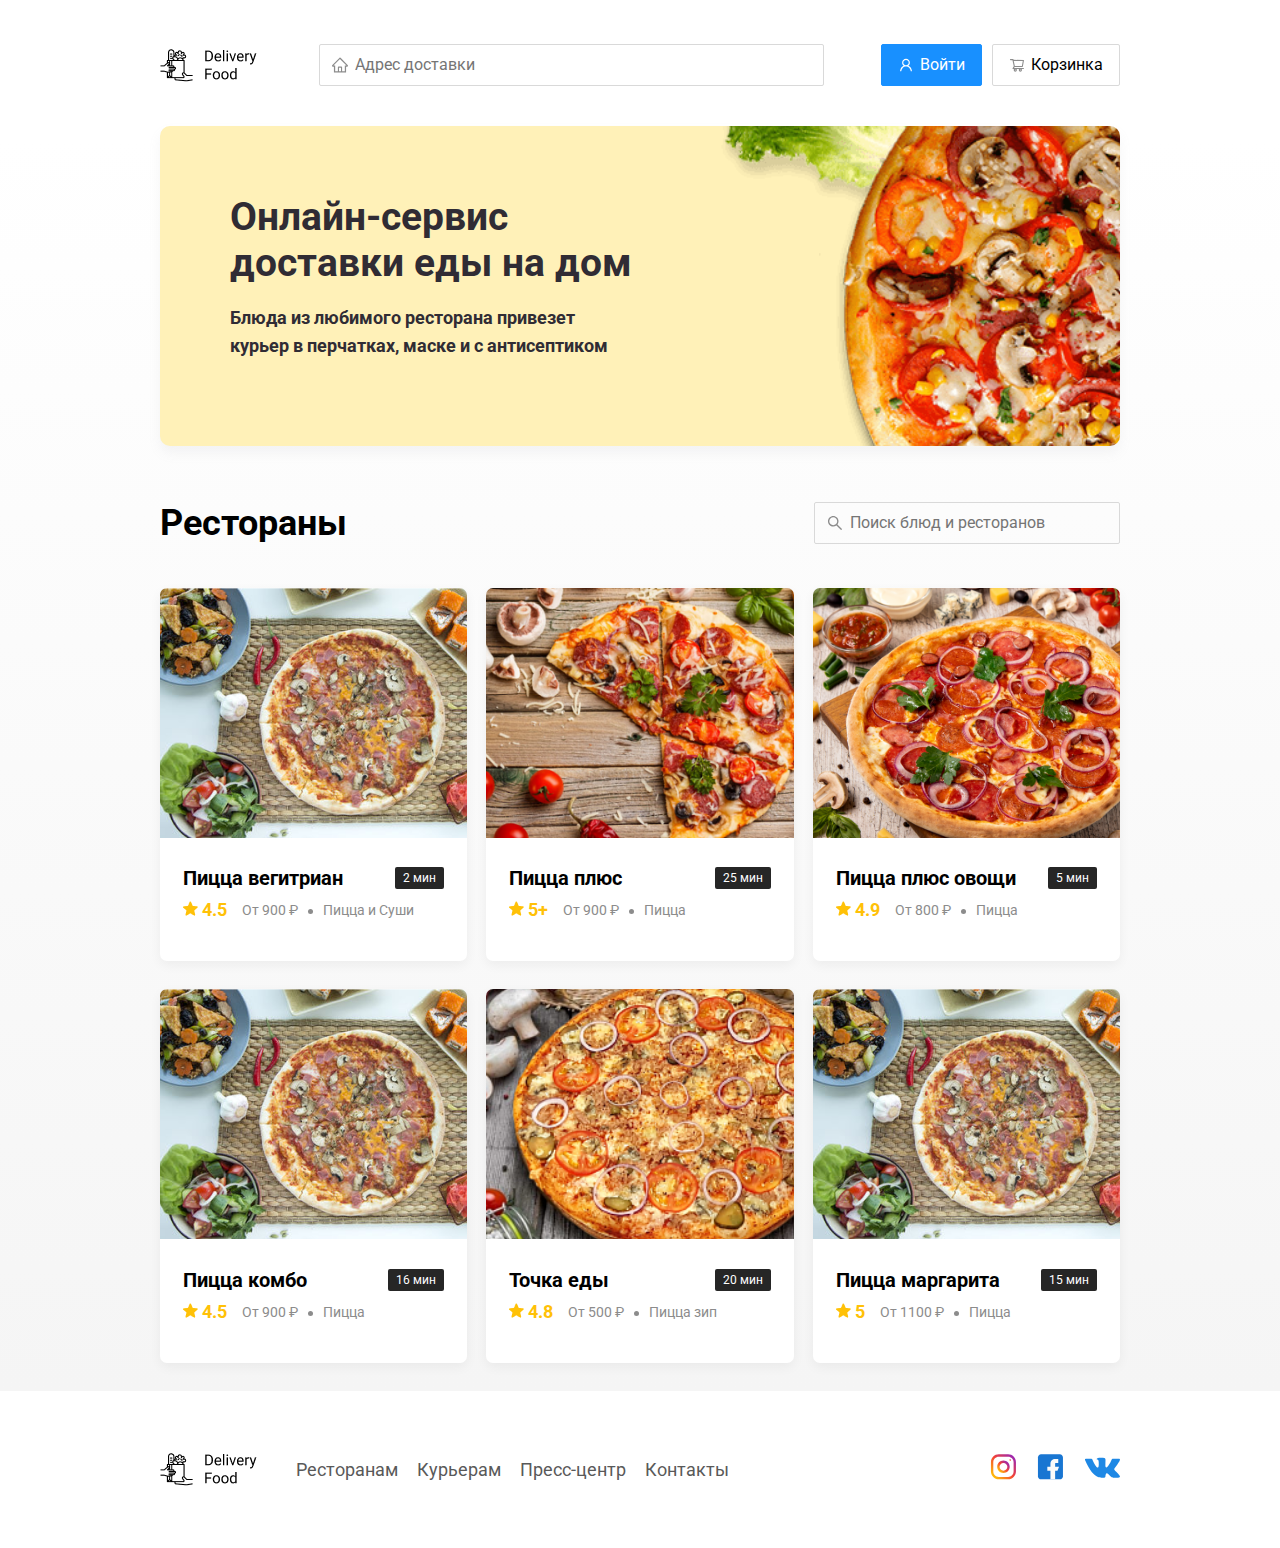
<file: index.html>
<!DOCTYPE html>
<html lang="en">
<head>
    <meta charset="UTF-8">
    <meta name="viewport" content="width=device-width, initial-scale=1.0">
    <title>Delivery Food - достовка еды на дому</title>
    <link rel="stylesheet" href="assets/css/normalize.css">
    <link href="https://fonts.googleapis.com/css?family=Roboto:400,700&display=swap&subset=cyrillic" rel="stylesheet">
    <link rel="stylesheet" href="assets/css/style.css">
</head>
<body>
    <div class="container">
        <header class="header">
            <img src="assets/images/icons/logo.png" alt="Logo" class="logo">
            <input type="text" class="input input-address" placeholder="Адрес доставки">
            <div class="buttons">
                <button class="button button-primary">
                    <img src="./assets/images/icons/container.svg" alt="" class="button-icon">
                    <span class="button-text">Войти</span>
                </button>
                <button class="button">
                    <img src="./assets/images/icons/basket.svg" alt="" class="button-icon">
                    <span class="button-text">Корзинка</span>
                </button>
            </div>
        </header>
    </div>
    <div class="main">
        <div class="container">
            <section class="promo">
                <h1 class="promo-title">Онлайн-сервис <br> доставки еды на дом</h1>
                <p class="promo-text">Блюда из любимого ресторана привезет курьер в перчатках, 
                    маске и с антисептиком</p>
            </section>
            <section class="restaurants">
                <div class="section-heading">
                    <h2 class="section-title">Рестораны</h2>
                    <input type="text" class=" input input-search" placeholder="Поиск блюд и ресторанов">   
                </div>
                <div  class="cards">
                    <a href="restaurant.html"  class="card">
                        <img src="./assets/images/img/image.png" alt="" class="card-image">
                        <div class="card-text">
                            <div class="card-heading">
                                <h3 class="card-title">Пицца вегитриан</h3>
                                <span class="card-tag tag">2 мин</span>
                            </div>
                            <div class="card-info">
                                <div class="rating"><img src="./assets/images/icons/star.png" alt="" class="rating-image"> 4.5</div>
                                <div class="price">От 900 ₽</div>
                                <div class="category">Пицца и Суши</div>
                            </div>
                        </div>
                    </a>
    
                    <a href="restaurant.html" class="card">
                        <img src="./assets/images/img/pizza4.png" alt="" class="card-image">
                        <div class="card-text">
                            <div class="card-heading">
                                <h3 class="card-title">Пицца плюс</h3>
                                <span class="card-tag tag">25 мин</span>
                            </div>
                            <div class="card-info">
                                <div class="rating"><img src="./assets/images/icons/star.png" alt="" class="rating-image"> 5+</div>
                                <div class="price">От 900 ₽</div>
                                <div class="category">Пицца </div>
                            </div>
                        </div>
                    </a>
    
                    <a href="restaurant.html"  class="card">
                        <img src="./assets/images/img/pizza3.png" alt="" class="card-image">
                        <div class="card-text">
                            <div class="card-heading">
                                <h3 class="card-title">Пицца плюс овощи</h3>
                                <span class="card-tag tag">5 мин</span>
                            </div>
                            <div class="card-info">
                                <div class="rating"><img src="./assets/images/icons/star.png" alt="" class="rating-image"> 4.9</div>
                                <div class="price">От 800 ₽</div>
                                <div class="category">Пицца </div>
                            </div>
                        </div>
                    </a>
    
                    <a href="restaurant.html"  class="card">
                        <img src="./assets/images/img/image.png" alt="" class="card-image">
                        <div class="card-text">
                            <div class="card-heading">
                                <h3 class="card-title">Пицца комбо</h3>
                                <span class="card-tag tag">16 мин</span>
                            </div>
                            <div class="card-info">
                                <div class="rating"><img src="./assets/images/icons/star.png" alt="" class="rating-image"> 4.5</div>
                                <div class="price">От 900 ₽</div>
                                <div class="category">Пицца </div>
                            </div>
                        </div>
                    </a>
    
                    <a href="restaurant.html" class="card">
                        <img src="./assets/images/img/pizza2.png" alt="" class="card-image">
                        <div class="card-text">
                            <div class="card-heading">
                                <h3 class="card-title">Точка еды</h3>
                                <span class="card-tag tag">20 мин</span>
                            </div>
                            <div class="card-info">
                                <div class="rating"><img src="./assets/images/icons/star.png" alt="" class="rating-image"> 4.8</div>
                                <div class="price">От 500 ₽</div>
                                <div class="category">Пицца зип </div>
                            </div>
                        </div>
                    </a>
    
                    <a href="restaurant.html" class="card">
                        <img src="./assets/images/img/image.png" alt="" class="card-image">
                        <div class="card-text">
                            <div class="card-heading">
                                <h3 class="card-title">Пицца маргарита</h3>
                                <span class="card-tag tag">15 мин</span>
                            </div>
                            <div class="card-info">
                                <div class="rating"><img src="./assets/images/icons/star.png" alt="" class="rating-image"> 5</div>
                                <div class="price">От 1100 ₽</div>
                                <div class="category">Пицца </div>
                            </div>
                        </div>
                    </a>
                </div>
            </section>
        </div>
    </div>
    <footer class="footer">
        <div class="container">
            <div class="footer-block">
                <img src="./assets/images/icons/logo.png" alt="" class="logo footer-logo">
                <nav class="footer-nav">
                    <a href="#" class="footer-link">Ресторанам </a>
                    <a href="#" class="footer-link">Курьерам</a>
                    <a href="#" class="footer-link">Пресс-центр</a>
                    <a href="#" class="footer-link">Контакты</a>
                </nav>
                <div class="social-links">
                    <a href="#" class="social-link">
                        <img src="./assets/images/icons/instagram.svg" alt="Instagram">
                    </a>
                    <a href="#" class="social-link">
                        <img src="./assets/images/icons/fb.svg" alt="facebook">
                    </a>
                    <a href="#" class="social-link">
                        <img src="./assets/images/icons/vk.svg" alt="wk">
                    </a>
                </div>
            </div>
        </div>
    </footer>
</body>
</html>
</file>
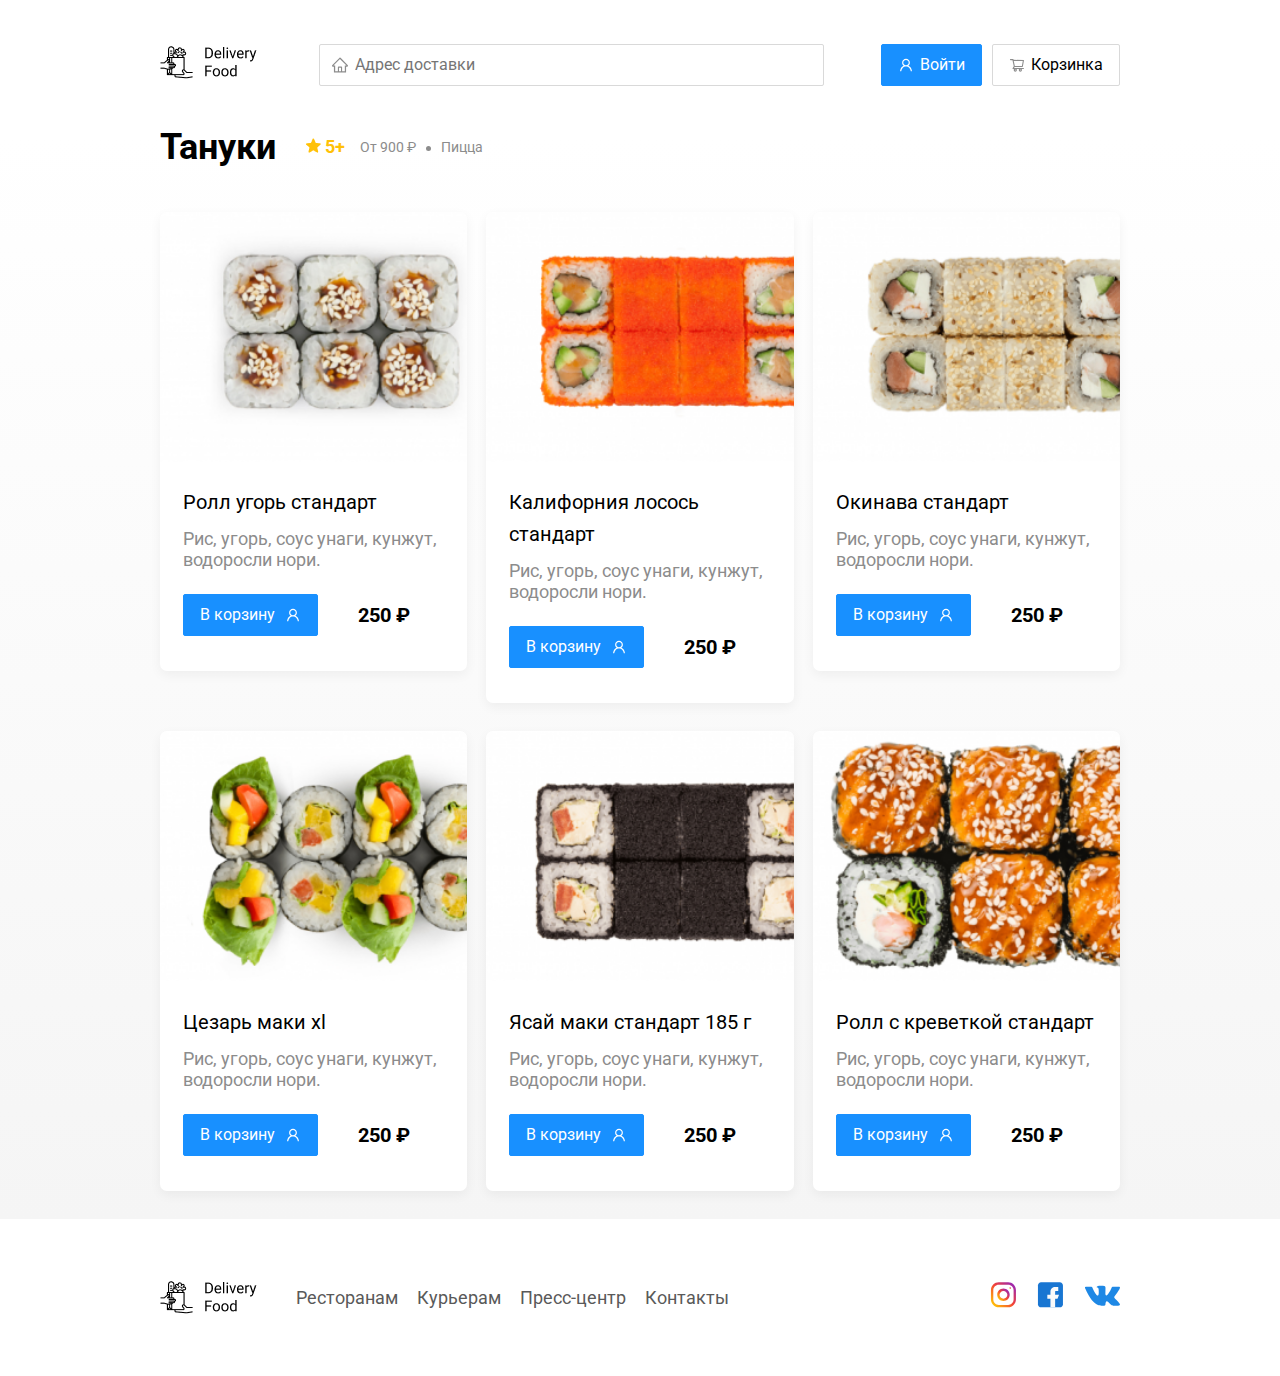
<file: restaurant.html>
<!DOCTYPE html>
<html lang="en">

<head>
    <meta charset="UTF-8">
    <meta name="viewport" content="width=device-width, initial-scale=1.0">
    <title>PizzaBurger - достовка еды на дому</title>
    <link rel="stylesheet" href="assets/css/normalize.css">
    <link rel="stylesheet" href="assets/css/animate.css">
    <link href="https://fonts.googleapis.com/css?family=Roboto:400,700&display=swap&subset=cyrillic" rel="stylesheet">
    <link rel="stylesheet" href="assets/css/style.css">
</head>

<body>
    <div class="container">
        <header class="header">
            <a href="index.html" class="logo">
                <img src="assets/images/icons/logo.png" alt="Logo" class="logo">
            </a>
            <input type="text" class="input input-address" placeholder="Адрес доставки">
            <div class="buttons">
                <button class="button button-primary">
                    <img src="./assets/images/icons/container.svg" alt="" class="button-icon">
                    <span class="button-text">Войти</span>
                </button>
                <button class="button" id="cart-button">
                    <img src="./assets/images/icons/basket.svg" alt="" class="button-icon">
                    <span class="button-text">Корзинка</span>
                </button>
            </div>
        </header>
    </div>
    <div class="main">
        <div class="container">
            <!-- <section class="promo">
                <h1 class="promo-title">Онлайн-сервис <br> доставки еды на дом</h1>
                <p class="promo-text">Блюда из любимого ресторана привезет курьер в перчатках, 
                    маске и с антисептиком</p>
            </section> -->
            <section class="restaurants">
                <div class="section-heading">
                    <h2 class="section-title">Тануки</h2>
                    <div class="card-info">
                        <div class="rating"><img src="./assets/images/icons/star.png" alt="" class="rating-image"> 5+
                        </div>
                        <div class="price">От 900 ₽</div>
                        <div class="category">Пицца </div>
                    </div>
                </div>
                <div class="cards">
                    <div class="card wow fadeInUp" data-wow-delay="0.2s">
                        <img src="./assets/images/img/image1.png" alt="" class="card-image">
                        <div class="card-text">
                            <div class="card-info">
                                <h3 class="card-title card-title-reg">Ролл угорь стандарт</h3>
                                <div class="integration">Рис, угорь, соус унаги, кунжут, водоросли нори.</div>
                            </div>
                            <div class="card-buttons">
                                <button class="button button-primary">
                                    <span class="button-card-text">В корзину</span>
                                    <img src="./assets/images/icons/container.svg" alt="" class="card-button-image">
                                </button>
                                <strong class="card-price-bold">250 ₽</strong>
                            </div>
                        </div>
                    </div>

                    <div class="card wow fadeInUp" data-wow-delay="0.4s">
                        <img src="./assets/images/img/image2.png" alt="" class="card-image">
                        <div class="card-text">
                            <div class="card-info">
                                <h3 class="card-title card-title-reg">Калифорния лосось стандарт</h3>
                                <div class="integration">Рис, угорь, соус унаги, кунжут, водоросли нори.</div>
                            </div>
                            <div class="card-buttons">
                                <button class="button button-primary">
                                    <span class="button-card-text">В корзину</span>
                                    <img src="./assets/images/icons/container.svg" alt="" class="card-button-image">
                                </button>
                                <strong class="card-price-bold">250 ₽</strong>
                            </div>
                        </div>
                        <!-- /.card-info -->
                    </div>

                    <div class="card wow fadeInUp" data-wow-delay="0.6s">
                        <img src="./assets/images/img/image3.png" alt="" class="card-image">
                        <div class="card-text">
                            <div class="card-info">
                                <h3 class="card-title card-title-reg">Окинава стандарт</h3>
                                <div class="integration">Рис, угорь, соус унаги, кунжут, водоросли нори.</div>
                            </div>
                            <div class="card-buttons">
                                <button class="button button-primary">
                                    <span class="button-card-text">В корзину</span>
                                    <img src="./assets/images/icons/container.svg" alt="" class="card-button-image">
                                </button>
                                <strong class="card-price-bold">250 ₽</strong>
                            </div>
                        </div>
                        <!-- /.card-info -->
                    </div>

                    <div class="card wow fadeInUp" data-wow-delay="0.2s">
                        <img src="./assets/images/img/image4.png" alt="" class="card-image">
                        <div class="card-text">
                            <div class="card-info">
                                <h3 class="card-title card-title-reg">Цезарь маки хl</h3>
                                <div class="integration">Рис, угорь, соус унаги, кунжут, водоросли нори.</div>
                            </div>
                            <div class="card-buttons">
                                <button class="button button-primary">
                                    <span class="button-card-text">В корзину</span>
                                    <img src="./assets/images/icons/container.svg" alt="" class="card-button-image">
                                </button>
                                <strong class="card-price-bold">250 ₽</strong>
                            </div>
                        </div>
                        <!-- /.card-info -->
                    </div>

                    <div class="card wow fadeInUp" data-wow-delay="0.4s">
                        <img src="./assets/images/img/image5.png" alt="" class="card-image">
                        <div class="card-text">
                            <div class="card-info">
                                <h3 class="card-title card-title-reg">Ясай маки стандарт 185 г</h3>
                                <div class="integration">Рис, угорь, соус унаги, кунжут, водоросли нори.</div>
                            </div>
                            <div class="card-buttons">
                                <button class="button button-primary">
                                    <span class="button-card-text">В корзину</span>
                                    <img src="./assets/images/icons/container.svg" alt="" class="card-button-image">
                                </button>
                                <strong class="card-price-bold">250 ₽</strong>
                            </div>
                        </div>
                        <!-- /.card-info -->
                    </div>

                    <div class="card wow fadeInUp" data-wow-delay="0.6s">
                        <img src="./assets/images/img/image6.png" alt="" class="card-image">
                        <div class="card-text">
                            <div class="card-info">
                                <h3 class="card-title card-title-reg">Ролл с креветкой стандарт</h3>
                                <div class="integration">Рис, угорь, соус унаги, кунжут, водоросли нори.</div>
                            </div>
                            <div class="card-buttons">
                                <button class="button button-primary">
                                    <span class="button-card-text">В корзину</span>
                                    <img src="./assets/images/icons/container.svg" alt="" class="card-button-image">
                                </button>
                                <strong class="card-price-bold">250 ₽</strong>
                            </div>
                        </div>
                        <!-- /.card-info -->
                    </div>
                    <!-- /.card -->
                </div>
                <!-- /.cards -->
            </section>
        </div>
    </div>
    <footer class="footer">
        <div class="container">
            <div class="footer-block">
                <img src="./assets/images/icons/logo.png" alt="" class="logo footer-logo">
                <nav class="footer-nav">
                    <a href="#" class="footer-link">Ресторанам </a>
                    <a href="#" class="footer-link">Курьерам</a>
                    <a href="#" class="footer-link">Пресс-центр</a>
                    <a href="#" class="footer-link">Контакты</a>
                </nav>
                <div class="social-links">
                    <a href="#" class="social-link">
                        <img src="./assets/images/icons/instagram.svg" alt="Instagram">
                    </a>
                    <a href="#" class="social-link">
                        <img src="./assets/images/icons/fb.svg" alt="facebook">
                    </a>
                    <a href="#" class="social-link">
                        <img src="./assets/images/icons/vk.svg" alt="wk">
                    </a>
                </div>
            </div>
        </div>
    </footer>

    <div class="modal">
        <div class="modal-dialog">
            <div class="modal-headr">
                <h3 class="modal-title">Корзина</h3>
                <div class="modal-close">&times;</div>
            </div>
            <div class="modal-body">
                <div class="food-row">
                    <div class="food-name">Ролл угорь стандарт</div>
                    <div class="food-price">250 ₽</div>
                    <div class="food-counter">
                        <button class="counter-button">-</button>
                        <span class="counter">1</span>
                        <button class="counter-button">+</button>
                        </but>
                    </div>
                </div>
                <div class="food-row">
                    <div class="food-name">Ролл угорь стандарт</div>
                    <div class="food-price">250 ₽</div>
                    <div class="food-counter">
                        <button class="counter-button">-</button>
                        <span class="counter">1</span>
                        <button class="counter-button">+</button>
                        </but>
                    </div>
                </div>
                <div class="food-row">
                    <div class="food-name">Ролл угорь стандарт</div>
                    <div class="food-price">250 ₽</div>
                    <div class="food-counter">
                        <button class="counter-button">-</button>
                        <span class="counter">1</span>
                        <button class="counter-button">+</button>
                        </but>
                    </div>
                </div>
                <div class="food-row">
                    <div class="food-name">Ролл угорь стандарт</div>
                    <div class="food-price">250 ₽</div>
                    <div class="food-counter">
                        <button class="counter-button">-</button>
                        <span class="counter">1</span>
                        <button class="counter-button">+</button>
                        </but>
                    </div>
                </div>
                <div class="food-row">
                    <div class="food-name">Ролл угорь стандарт</div>
                    <div class="food-price">250 ₽</div>
                    <div class="food-counter">
                        <button class="counter-button">-</button>
                        <span class="counter">1</span>
                        <button class="counter-button">+</button>
                        </but>
                    </div>
                </div>
            </div>
            <div class="modal-foot">
                <span class="modal-pricetag">1250 ₽</span>
                <div class="footer-buttons">
                    <button class="button button-primary">Оформить заказ</button>
                    <button class="button">отмена</button>
                </div>
            </div>
        </div>
        <script src="./assets/scripts/wow.min.js"></script>
        <script src="./assets/scripts/main.js"></script>
</body>

</html>
</file>
<file: assets/css/style.css>
* {
    box-sizing: border-box;
}

body {
    padding-top: 44px;
    font-family: 'Roboto', sans-serif;
    color: #000;
}

.container {
    max-width: 1200px;
    margin: auto;
}

.header {
    display: flex;
    align-items: center;
    justify-content: space-between;
    margin-bottom: 40px;
}

.input {
    padding: 8px;
    padding-left: 35px;
    font-style: normal;
    font-weight: normal;
    font-size: 16px;
    line-height: 24px;
    background: #FFFFFF;
    border: 1px solid #D9D9D9;
    box-sizing: border-box;
    border-radius: 2px;
}

.input-address {
    flex: 0.8;
    background: url(../images/icons/home.svg) no-repeat left 11px center;
}

.buttons {
    display: flex;
    align-items: center;
}

.button {
    display: flex;
    align-items: center;
    font-style: normal;
    font-weight: normal;
    font-size: 16px;
    line-height: 24px;
    background: #FFFFFF;
    border: 1px solid #D9D9D9;
    box-sizing: border-box;
    box-shadow: 0px 0px 2px rgba(0, 0, 0, 0.0015);
    border-radius: 2px;
    padding: 8px 16px;
}

.button-primary {
    background: #1890FF;
    color: #fff;
    border-color: #1890FF;
    margin-right: 10px;
}

.button-icon {
    margin-right: 6px;
}

.button-card-text {
    margin-right: 10px;
}

.card-buttons {
    display: flex;
    align-items: center;
    margin-top: 24px;
}

.card-price-bold {
    font-size: 20px;
    line-height: 32px;
    margin-left: 30px;
}

.main {
    background: linear-gradient(180deg, rgba(245, 245, 245, 0) 1.04%, #F5F5F5 100%);
}

.promo {
    box-shadow: 0px 7px 12px rgba(158, 158, 163, 0.1);
    background:  #FFF1B8 url(../images/img/pizzaa.png);
    background-size: 800px;
    background-position:  right -200px top 0;
    background-repeat: no-repeat;
    border-radius: 10px;
    padding: 68px 70px;
    margin-bottom: 56px;
}

.promo-title {
    font-style: normal;
    font-weight: bold;
    font-size: 39px;
    line-height: 46px;
    color: #302C34;
    margin: 0;
}

.promo-text {
    font-style: normal;
    font-weight: bold;
    font-size: 24px;
    line-height: 28px;
    color: #302C34;
    width: 510px;
}

.section-heading {
    display: flex;
    align-items: center;
    margin-bottom: 44px;
}

.section-title {
    margin: 0;
    margin-right: 30px;
    font-family: Roboto;
    font-style: normal;
    font-weight: bold;
    font-size: 36px;
    line-height: 42px;
}

.input-search {
    background: url(../images/icons/search.svg) no-repeat left 11px center;
    width: 306px;
    margin-left: auto;
}

.cards {
    display: flex;
    flex-wrap: wrap;
    align-items: flex-start;
    justify-content: space-between;
}

.card {
    background: #FFFFFF;
    box-shadow: 0px 4px 12px rgba(0, 0, 0, 0.05);
    border-radius: 7px;
    overflow: hidden;
    flex-basis: 32%;
    margin-bottom: 28px;
    text-decoration: none;
    color: inherit;
}

.card-image {
    width: 384px;
    height: 250px;
    object-fit: cover;
}

.card-text {
    padding-top: 20px;
    padding-bottom: 35px;
    padding-left: 23px;
    padding-right: 23px;
}

.card-heading {
    display: flex;
    align-items: center;
    justify-content: space-between;
}

.card-title {
    margin: 0;
    font-style: normal;
    font-weight: bold;
    font-size: 24px;
    line-height: 32px;
}

.card-title-reg {
    font-weight: 400;
    margin-bottom: 10px;
}

.card-tag {
    font-style: normal;
    font-weight: normal;
    font-size: 12px;
    line-height: 20px;
    background: #262626;
    border-radius: 2px; 
    color: #fff;
    padding: 1px 8px;
}

.card-info {
    display: flex;
    align-items: center;
    flex-wrap: wrap;
}

.rating {
    margin-right: 26px;
    color: #FFC107;
    font-style: normal;
    font-weight: bold;
    font-size: 18px;
    line-height: 32px;
}

.price, .category {
    color: #8C8C8C;
    font-style: normal;
    font-weight: normal;
    font-size: 18px;
    line-height: 32px;
}

.price {
    margin-right: 10px;
}

.category {
    text-overflow: ellipsis;
    overflow: hidden;
    white-space: nowrap;
}

.integration {
    color: #8C8C8C;
    font-style: normal;
    font-weight: normal;
    font-size: 18px;
    line-height: 21px;
}

.price:after {
    content: "";
    width: 5px;
    height: 5px;
    background-color: #8c8c8c;
    display: inline-block;
    vertical-align: middle;
    border-radius: 50%;
    margin-left: 10px;
}

.footer {
    padding: 60px 0;
}

.footer-block {
    display: flex;
    align-items: center;
    justify-content: space-between;
}

.footer-nav {
    margin-right: auto;
    margin-left: 35px;
}

.footer-link {
    display: inline-block;
    text-decoration: none;
    font-style: normal;
    font-weight: normal;
    font-size: 18px;
    line-height: 21px;
    color: #595959;
}

.footer-link:not(:last-child) {
    margin-right: 15px;
}

.social-links {
    display: flex;
    align-items: center;
}

.social-link {
    display: inline-block;
}

.social-link:not(:last-child) {
    margin-right: 21px;
}

.modal {
    position: fixed;
    top: 0;
    left: 0;
    width: 100%;
    height: 100%;
    background: rgba(0, 0, 0, 0.4);
    display: none;
}

.is-open {
    display: flex;
}

.modal-dialog {
    max-width: 780px;
    width: 95%;
    background: #FFFFFF;
    border-radius: 5px;
    margin: auto;
    padding: 40px 45px;
}

.modal-headr {
    display: flex;
    align-items: center;
    justify-content: space-between;
    margin-bottom: 45px;
}

.modal-title {
    margin: 0;
    font-style: normal;
    font-weight: bold;
    font-size: 36px;
    line-height: 42px;
}

.modal-close {
    font-size: 36px;
    border: none;
    background-color: transparent;
    cursor: pointer;
}

.modal-body {
    margin-bottom: 52px;
}

.food-row {
    display: flex;
    align-items: flex-start;
    justify-content: space-between;
    border-bottom: 1px solid #d9d9d9;
    padding-bottom: 8px;
    margin-bottom: 15px;
}

.food-name {
    font-style: normal;
    font-weight: normal;
    font-size: 18px;
    line-height: 32px;
}

.food-price {
    margin-left: auto;
    margin-right: 47px;
    font-style: normal;
    font-weight: bold;
    font-size: 20px;
    line-height: 32px;
}

.food-counter {
    display: flex;
    align-items: center;
}

.counter-button {
    display: flex;
    align-items: center;
    justify-content: center;
    width: 39px;
    height: 32px;
    background: #FFFFFF;
    border: 1px solid #40A9FF;
    box-sizing: border-box;
    border-radius: 2px;
    font-style: normal;
    font-weight: normal;
    font-size: 14px;
    line-height: 22px;
    color: #40A9FF;
}

.counter {
    font-style: normal;
    font-weight: normal;
    font-size: 16px;
    line-height: 24px;
    margin-left: 10px;
    margin-right: 10px;
}

.modal-foot {
    display: flex;
    align-items: center;
    justify-content: space-between;
}

.footer-buttons {
    display: flex;
    align-items: center;
}

.modal-pricetag {
    background: #262626;
    border-radius: 5px;
    color: #FAFAFA;
    padding: 15px 20px;
}

@media (max-width: 1366px) {
    .container {
        max-width: 960px;
    }

    .promo {
        background-position: center right -350px;
        background-size: 750px;
    } 

    .promo-text {
        font-size: 18px;
        max-width: 400px;
    }

    .card-title {
        font-size: 20px;
    }

    .rating {
        margin-right: 15px;
    }

    .price, .category {
        font-size: 14px;
    }
}

@media (max-width: 992px) {
    .container {
        max-width: 750px;
    }

    .promo {
        padding: 50px;
        background-size: 500px;
        background-position: center right -260px;
    }

    .promo-text {
        font-size: 18px;
        max-width: 400px;
    }

    .card {
        flex-basis: 49%;
    }

    .footer-link {
        font-size: 16px;
    }
}

@media (max-width: 768px) {
    .container {
        max-width: 560px;
    }

    .input-address {
        margin: 0 8px;
    }

    .card-info {
        flex-wrap: wrap;
    }

    .card .rating {
        flex-basis: 100%;
        margin-right: 0;
    }

    .card-title {
        font-size: 17px;
    }

    .card-title-reg {
        white-space: nowrap;
    }

    .promo {
        padding: 40px;
        background-size: 400px;
        background-position: bottom  right -250px;
    }

    .promo-title {
        font-size: 30px;
        line-height: 1.4;
        margin-bottom: 15px;
    }

}

@media (max-width: 578px) {
    .container {
        width: 90%;
    }

    .header {
        flex-wrap: wrap;
    }

    .input-address {
        order: 5;
        margin-top: 15px;
        flex: 1;
    }

    .promo {
        background-image: none;
    }

    .section-title {
        font-size: 20px;
    }

    .card {
        flex-basis: 100%;
    }

    .card-image {
        width: 100%;
    }

    .footer {
        padding: 30px 0;
    }

    .footer-block {
        align-items: flex-start;
    }

    .footer-nav {
        order: 0;
        margin-left: 0;
        margin-right: 0;
        display: flex;
        flex-direction: column;
    }

    .footer-logo {
        order: 1;
        margin-right: 15px;
    }

    .social-links {
        order: 2;
    }

}

@media (max-width: 480px) {

    .button-text {
        display: none;
    }

    .button-icon {
        margin: 0;
    }

    .promo {
        padding: 20px;
    }

    .promo-text {
        max-width: 300px;
    }

    .section-heading {
        flex-wrap: wrap;
    }

    .footer-block {
        flex-wrap: wrap;
        display: flex;
        flex-direction: column;
        align-items: center;
    }

    .footer-logo {
        order: 0;
        margin-bottom: 20px;
    }

    .footer-nav {
        margin-bottom: 20px;
        text-align: center;
    }

    .footer-link:not(:last-child) {
        margin-right: 0;
    }
}
</file>
